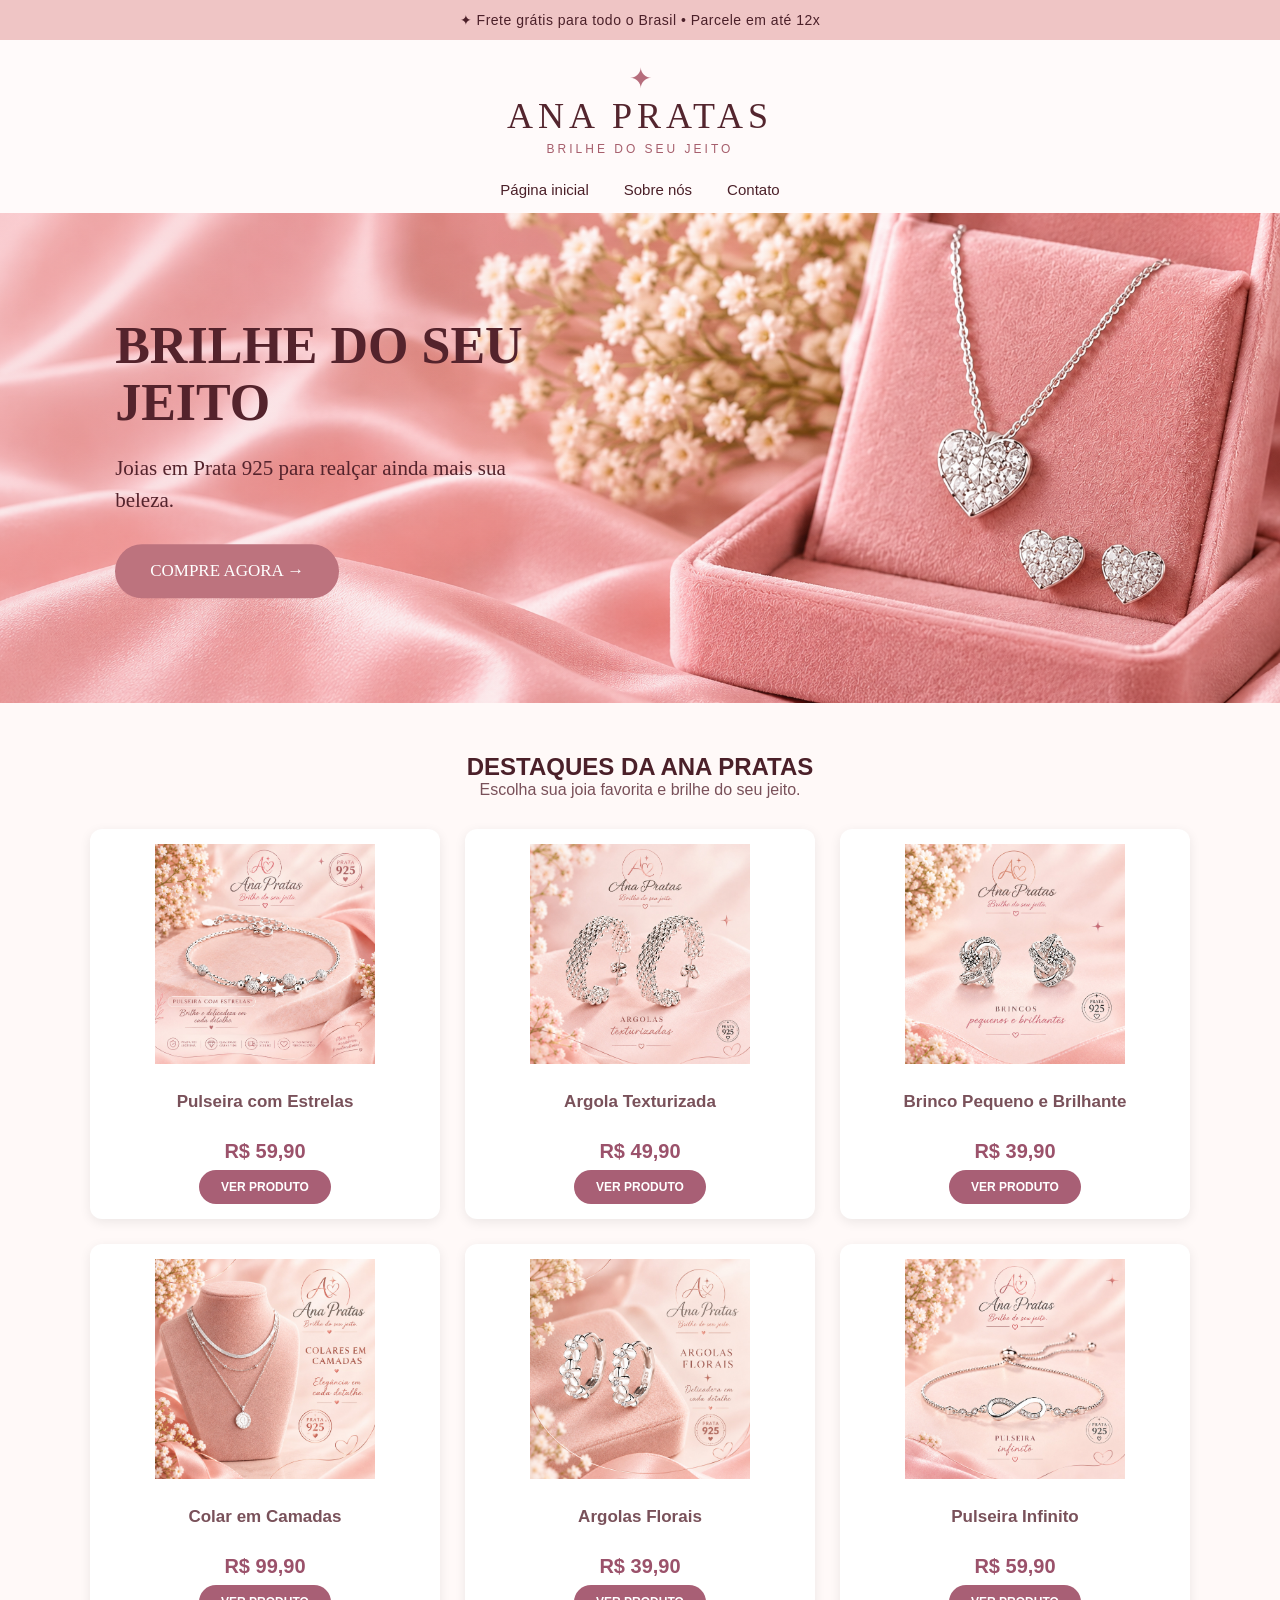
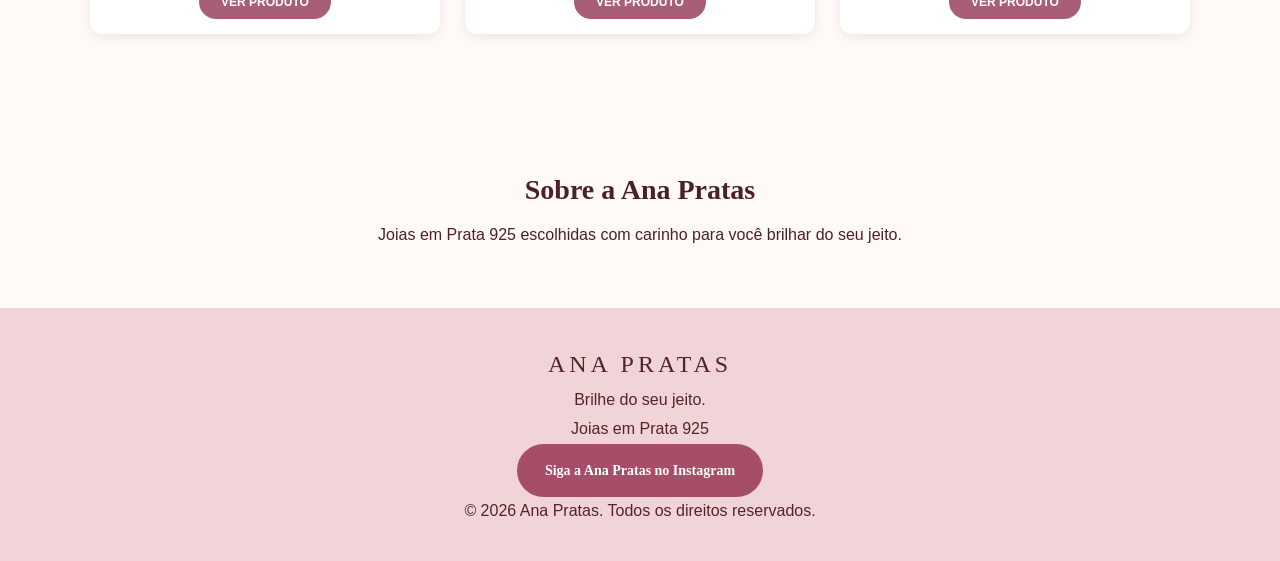
<file: index.html>
<!DOCTYPE html>
<html lang="pt-BR">
<head>
    <meta charset="UTF-8">
    <meta name="viewport" content="width=device-width, initial-scale=1.0">
    <title>Ana Pratas | Brilhe do seu jeito</title>
    <link rel="stylesheet" href="style.css">
</head>

<body>

    <div class="frete">
        ✦ Frete grátis para todo o Brasil • Parcele em até 12x
    </div>

    <header>
        <div class="logo">
            <span>✦</span>
            <h1>ANA PRATAS</h1>
            <p>BRILHE DO SEU JEITO</p>
        </div>

        <nav>
            <a href="#inicio">Página inicial</a>
        
            <a href="#sobre">Sobre nós</a>
            <a href="#contato">Contato</a>
        </nav>
    </header>

    <main>
        <section class="banner" id="inicio">
            <img src="imagens/banner.jpg" alt="Coleção Ana Pratas">
            <div class="banner-texto">
                <h2>BRILHE DO SEU JEITO</h2>
                <p>Joias em Prata 925 para realçar ainda mais sua beleza.</p>
                <a href="#categorias" class="botao">COMPRE AGORA →</a>
            </div>
        </section>

       

        
<section class="destaques" id="colecao">
    <h2>DESTAQUES DA ANA PRATAS</h2>
    <p class="subtitulo">Escolha sua joia favorita e brilhe do seu jeito.</p>

    <div class="lista-produtos">

        <article class="produto">
            <img src="imagens/pulseira-estrela.jpg" alt="Pulseira com estrelas">
            <h3>Pulseira com Estrelas</h3>
            <p class="preco">R$ 59,90</p>
            <a href="produto-pulseira-estrela.html" class="botao-produto">VER PRODUTO</a>
        </article>

        <article class="produto">
            <img src="imagens/argola-texturizada.jpg" alt="Argola texturizada">
            <h3>Argola Texturizada</h3>
            <p class="preco">R$ 49,90</p>
            <a href="produto-argola-texturizada.html" class="botao-produto">VER PRODUTO</a>
        </article>

        <article class="produto">
            <img src="imagens/brinco-brilhante.jpg" alt="Brincos pequenos e brilhantes">
            <h3>Brinco Pequeno e Brilhante</h3>
            <p class="preco">R$ 39,90</p>
            <a href="produto-brincos-pequenos.html" class="botao-produto">VER PRODUTO</a>
        </article>

        <article class="produto">
            <img src="imagens/colar-camadas.jpg" alt="Colar em camadas">
            <h3>Colar em Camadas</h3>
            <p class="preco">R$ 99,90</p>
            <a href="produto-colar-camadas.html" class="botao-produto">VER PRODUTO</a>
        </article>

        <article class="produto">
            <img src="imagens/argola-floral.jpg" alt="Argolas florais">
            <h3>Argolas Florais</h3>
            <p class="preco">R$ 39,90</p>
            <a href="produto-argolas-florais.html" class="botao-produto">VER PRODUTO</a>
        </article>

        <article class="produto">
            <img src="imagens/pulseira-infinito.jpg" alt="Pulseira infinito">
            <h3>Pulseira Infinito</h3>
            <p class="preco">R$ 59,90</p>
            <a href="produto-pulseira-infinito.html" class="botao-produto">VER PRODUTO</a>
        </article>

    </div>
</section>

        <section class="sobre" id="sobre">
            <h2>Sobre a Ana Pratas</h2>
            <p>Joias em Prata 925 escolhidas com carinho para você brilhar do seu jeito.</p>
        </section>
    </main>

    <footer id="contato">
    <h2>ANA PRATAS</h2>
    <p>Brilhe do seu jeito.</p>
    <p>Joias em Prata 925</p>

    <a class="botao instagram"
       href="https://www.instagram.com/anaprata_rj/"
       target="_blank">
        Siga a Ana Pratas no Instagram
    </a>

    <p>© 2026 Ana Pratas. Todos os direitos reservados.</p>
</footer>

</body>
</html>
</file>
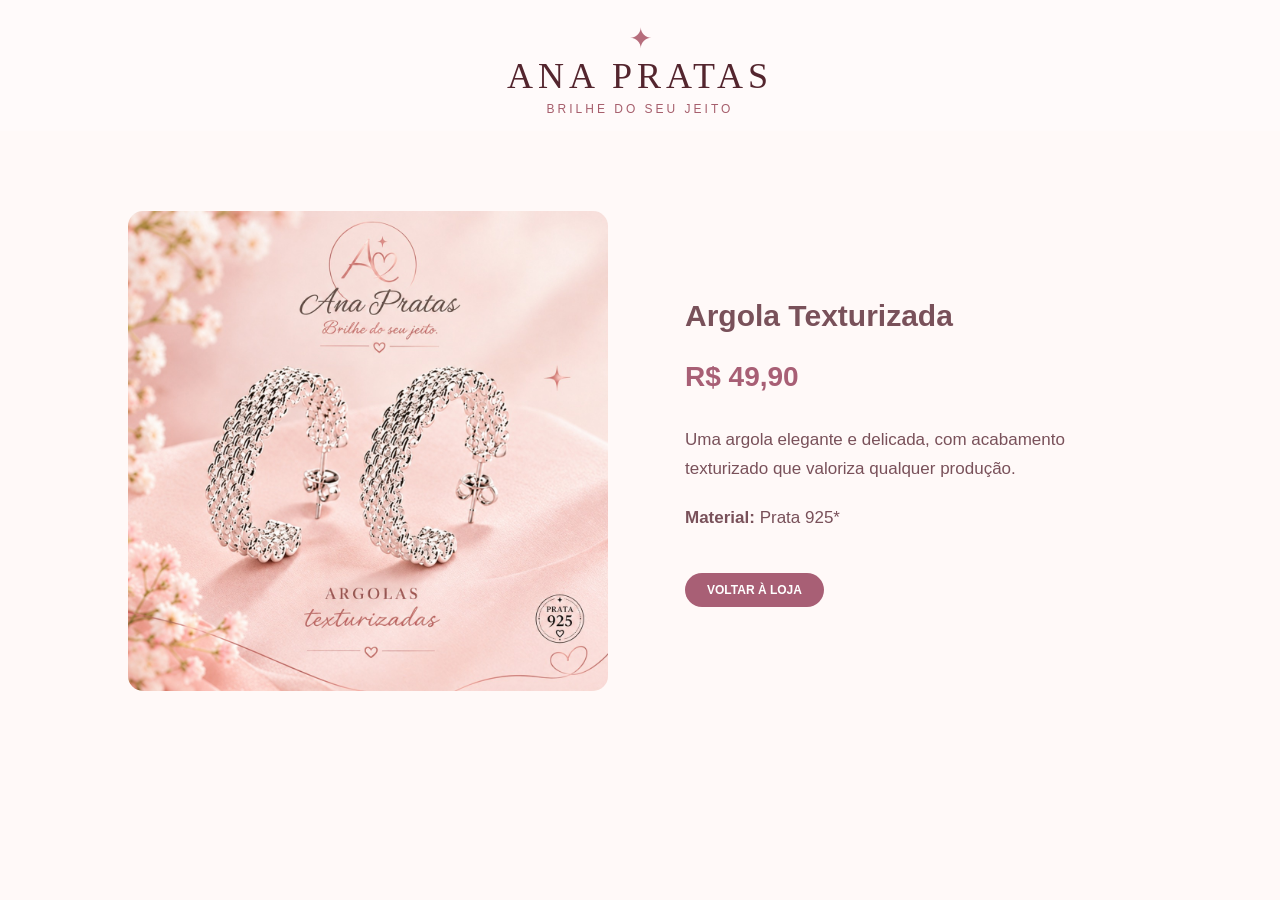
<file: produto-argola-texturizada.html>
<!DOCTYPE html>
<html lang="pt-BR">
<head>
    <meta charset="UTF-8">
    <meta name="viewport" content="width=device-width, initial-scale=1.0">
    <title>Argola Texturizada | Ana Pratas</title>
    <link rel="stylesheet" href="style.css">
</head>

<body>

    <header>
        <div class="logo">
            <span>✦</span>
            <h1>ANA PRATAS</h1>
            <p>BRILHE DO SEU JEITO</p>
        </div>
    </header>

    <main class="pagina-produto">

        <div class="foto-produto">
            <img src="imagens/argola-texturizada.jpg"
                 alt="Argola Texturizada">
        </div>

        <div class="detalhes-produto">
            <h2>Argola Texturizada</h2>

            <p class="preco">R$ 49,90</p>

            <p>
                Uma argola elegante e delicada,
                com acabamento texturizado que
                valoriza qualquer produção.
            </p>

            <p><strong>Material:</strong> Prata 925*</p>

            <a href="index.html" class="botao-produto">
                VOLTAR À LOJA
            </a>
        </div>

    </main>

</body>
</html>
</file>
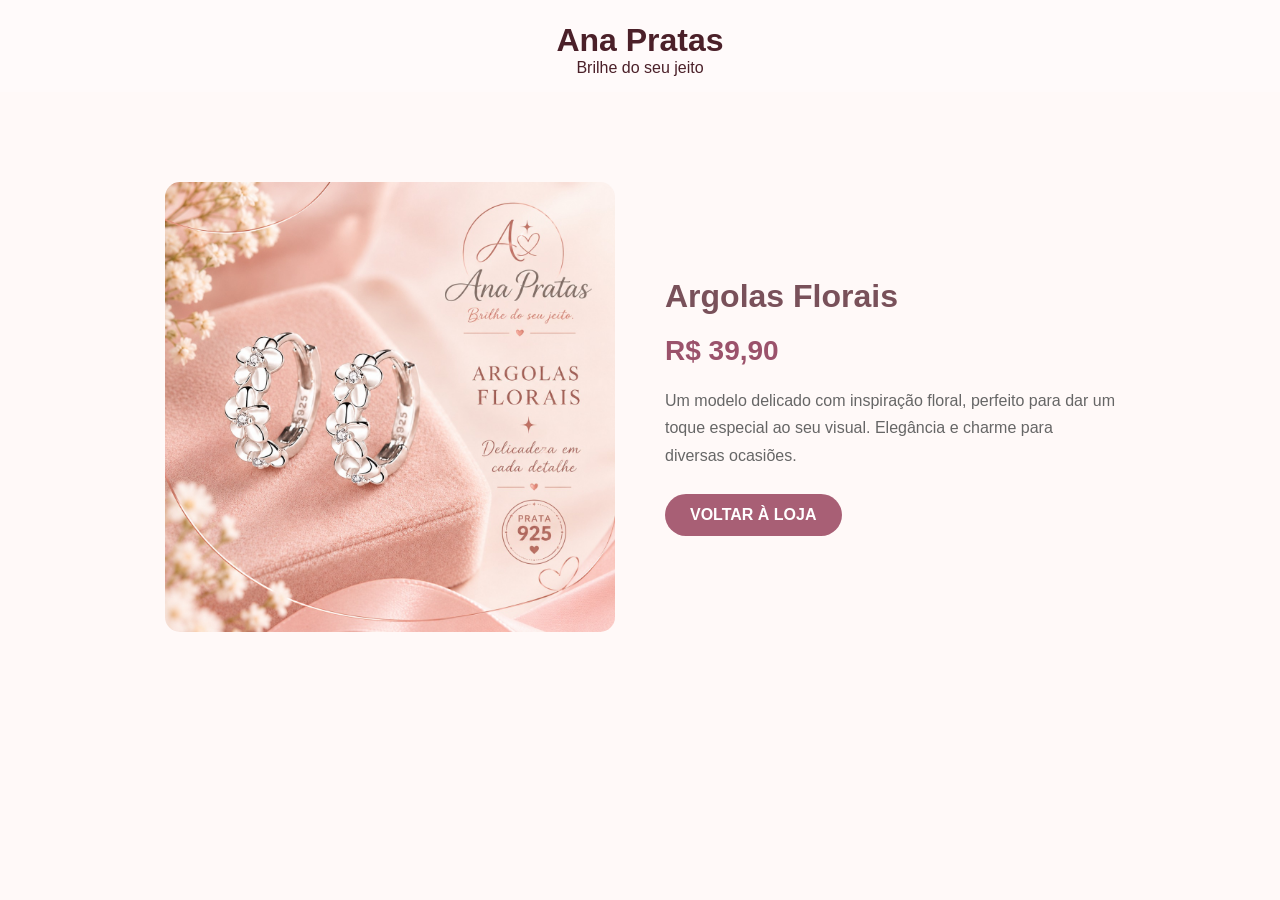
<file: produto-argolas-florais.html>
<!DOCTYPE html>
<html lang="pt-BR">
<head>
    <meta charset="UTF-8">
    <meta name="viewport" content="width=device-width, initial-scale=1.0">
    <title>Argolas Florais | Ana Pratas</title>

    <link rel="stylesheet" href="style.css">

    <style>
        .pagina-argolas {
            display: flex;
            align-items: center;
            justify-content: center;
            gap: 50px;
            max-width: 1100px;
            margin: 60px auto;
            padding: 30px;
        }

        .pagina-argolas img {
            width: 100%;
            max-width: 450px;
            max-height: 450px;
            object-fit: contain;
            border-radius: 15px;
        }

        .informacoes-argolas {
            max-width: 450px;
        }

        .informacoes-argolas h1 {
            color: #79515a;
            margin-bottom: 15px;
        }

        .preco-argolas {
            color: #9b526b;
            font-size: 28px;
            font-weight: bold;
            margin: 20px 0;
        }

        .descricao-argolas {
            color: #666;
            line-height: 1.7;
            margin-bottom: 25px;
        }

        .botao-voltar {
            display: inline-block;
            background: #a85f75;
            color: white;
            text-decoration: none;
            padding: 12px 25px;
            border-radius: 25px;
            font-weight: bold;
        }

        .botao-voltar:hover {
            background: #793d52;
        }

        @media (max-width: 700px) {
            .pagina-argolas {
                flex-direction: column;
                gap: 20px;
                margin: 25px auto;
                padding: 20px;
            }

            .pagina-argolas img {
                max-width: 100%;
                max-height: 350px;
            }
        }
    </style>
</head>

<body>

    <header>
        <h1>Ana Pratas</h1>
        <p>Brilhe do seu jeito</p>
    </header>

    <main class="pagina-argolas">

        <img
            src="imagens/argola-floral.jpg"
            alt="Argolas Florais"
        >

        <div class="informacoes-argolas">
            <h1>Argolas Florais</h1>

            <p class="preco-argolas">R$ 39,90</p>

            <p class="descricao-argolas">
                Um modelo delicado com inspiração floral,
                perfeito para dar um toque especial ao seu visual.
                Elegância e charme para diversas ocasiões.
            </p>

            <a href="index.html" class="botao-voltar">
                VOLTAR À LOJA
            </a>
        </div>

    </main>

</body>
</html>
</file>
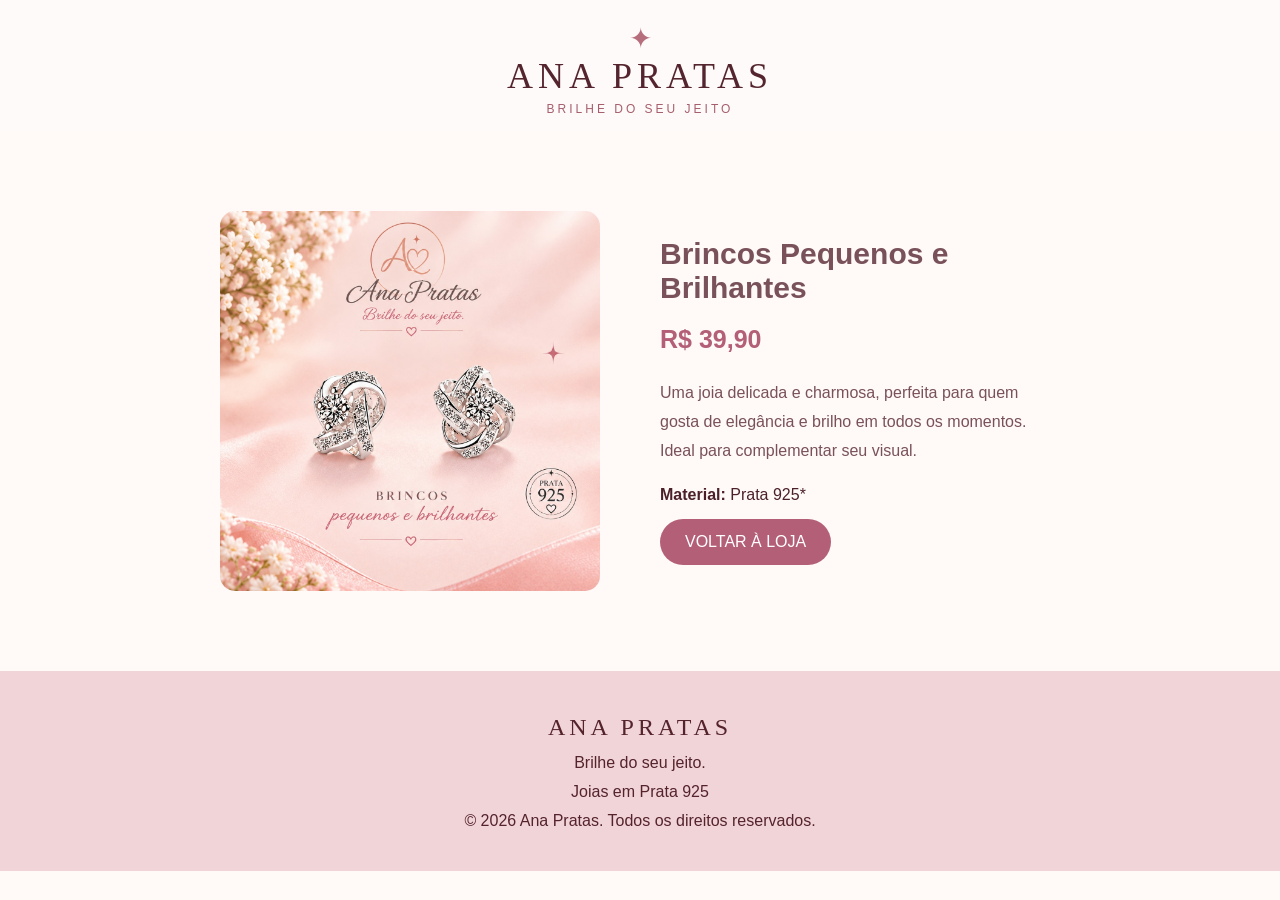
<file: produto-brincos-pequenos.html>
<!DOCTYPE html>
<html lang="pt-BR">
<head>
    <meta charset="UTF-8">
    <meta name="viewport" content="width=device-width, initial-scale=1.0">
    <title>Brincos Pequenos e Brilhantes | Ana Pratas</title>
    <link rel="stylesheet" href="style.css">

    <style>
        .pagina-produto {
            max-width: 1000px;
            margin: 60px auto;
            padding: 20px;
            display: flex;
            align-items: center;
            justify-content: center;
            gap: 60px;
        }

        .imagem-produto {
            width: 380px;
            max-width: 100%;
            border-radius: 15px;
        }

        .informacoes-produto {
            max-width: 400px;
        }

        .informacoes-produto h2 {
            color: #79515a;
            font-size: 30px;
            margin-bottom: 20px;
        }

        .preco-produto {
            color: #b45f78;
            font-size: 25px;
            font-weight: bold;
            margin-bottom: 25px;
        }

        .descricao-produto {
            color: #79515a;
            line-height: 1.8;
            margin-bottom: 20px;
        }

        .botao-voltar {
            display: inline-block;
            background: #b45f78;
            color: white;
            padding: 14px 25px;
            border-radius: 25px;
            text-decoration: none;
            margin-top: 15px;
        }

        @media (max-width: 700px) {
            .pagina-produto {
                flex-direction: column;
                gap: 25px;
                margin: 25px auto;
                text-align: center;
            }

            .imagem-produto {
                width: 100%;
                max-width: 380px;
            }
        }
    </style>
</head>

<body>

    <header>
        <div class="logo">
            <span>✦</span>
            <h1>ANA PRATAS</h1>
            <p>BRILHE DO SEU JEITO</p>
        </div>
    </header>

    <main>
        <section class="pagina-produto">

            <img
                src="imagens/brinco-brilhante.jpg"
                alt="Brincos Pequenos e Brilhantes"
                class="imagem-produto"
            >

            <div class="informacoes-produto">

                <h2>Brincos Pequenos e Brilhantes</h2>

                <p class="preco-produto">R$ 39,90</p>

                <p class="descricao-produto">
                    Uma joia delicada e charmosa, perfeita para quem
                    gosta de elegância e brilho em todos os momentos.
                    Ideal para complementar seu visual.
                </p>

                <p><strong>Material:</strong> Prata 925*</p>

                <a href="index.html" class="botao-voltar">
                    VOLTAR À LOJA
                </a>

            </div>

        </section>
    </main>

    <footer>
        <h2>ANA PRATAS</h2>
        <p>Brilhe do seu jeito.</p>
        <p>Joias em Prata 925</p>
        <p>© 2026 Ana Pratas. Todos os direitos reservados.</p>
    </footer>

</body>
</html>
</file>
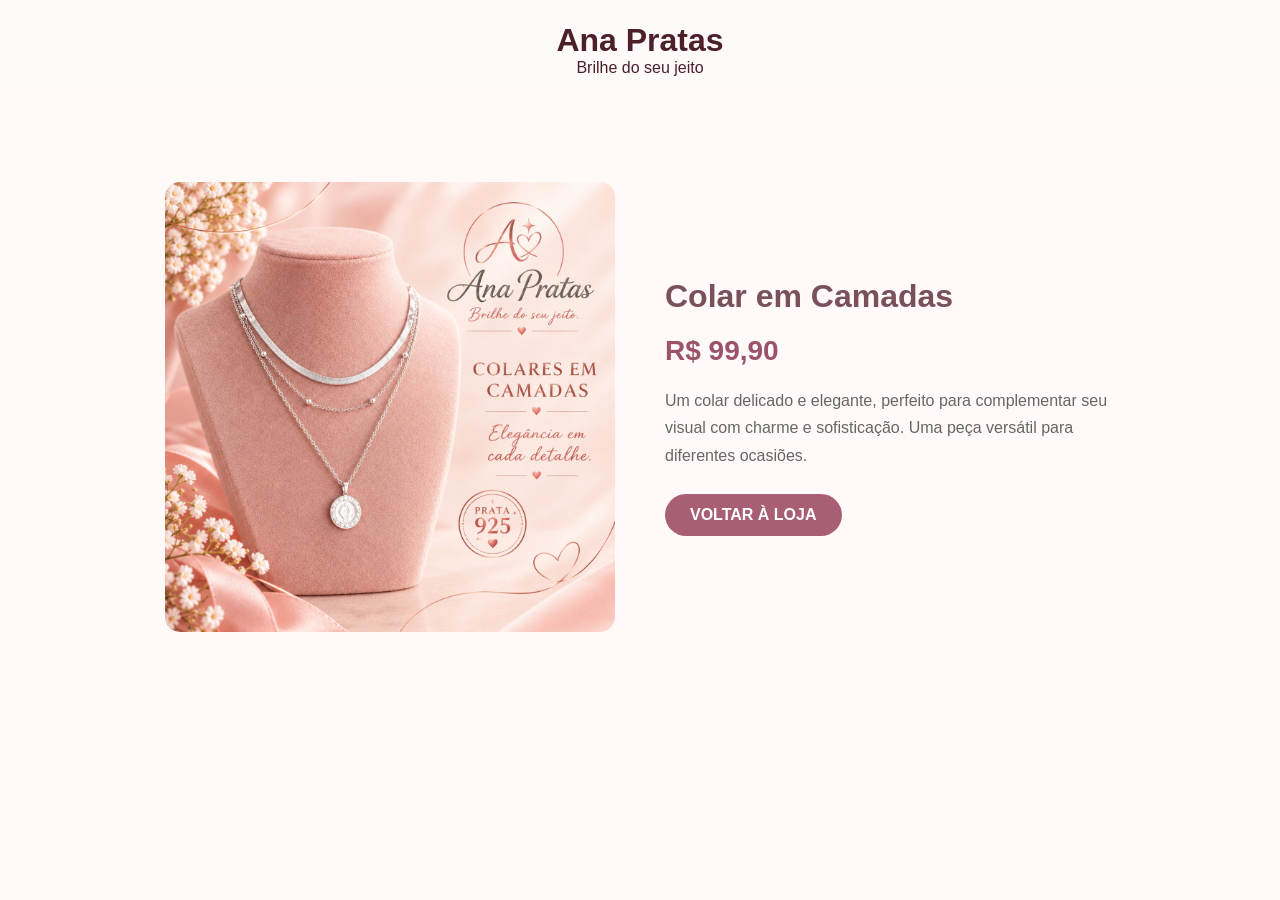
<file: produto-colar-camadas.html>
<!DOCTYPE html>
<html lang="pt-BR">
<head>
    <meta charset="UTF-8">
    <meta name="viewport" content="width=device-width, initial-scale=1.0">
    <title>Colar em Camadas | Ana Pratas</title>

    <link rel="stylesheet" href="style.css">

    <style>
        .pagina-colar {
            display: flex;
            align-items: center;
            justify-content: center;
            gap: 50px;
            max-width: 1100px;
            margin: 60px auto;
            padding: 30px;
        }

        .pagina-colar img {
            width: 100%;
            max-width: 450px;
            max-height: 450px;
            object-fit: contain;
            border-radius: 15px;
        }

        .informacoes-colar {
            max-width: 450px;
        }

        .informacoes-colar h1 {
            color: #79515a;
            margin-bottom: 15px;
        }

        .preco-colar {
            color: #9b526b;
            font-size: 28px;
            font-weight: bold;
            margin: 20px 0;
        }

        .descricao-colar {
            color: #666;
            line-height: 1.7;
            margin-bottom: 25px;
        }

        .botao-voltar {
            display: inline-block;
            background: #a85f75;
            color: white;
            text-decoration: none;
            padding: 12px 25px;
            border-radius: 25px;
            font-weight: bold;
        }

        .botao-voltar:hover {
            background: #793d52;
        }

        @media (max-width: 700px) {
            .pagina-colar {
                flex-direction: column;
                gap: 20px;
                margin: 25px auto;
                padding: 20px;
            }

            .pagina-colar img {
                max-width: 100%;
                max-height: 350px;
            }
        }
    </style>
</head>

<body>

    <header>
        <h1>Ana Pratas</h1>
        <p>Brilhe do seu jeito</p>
    </header>

    <main class="pagina-colar">

        <img
            src="imagens/colar-camadas.jpg"
            alt="Colar em Camadas"
        >

        <div class="informacoes-colar">
            <h1>Colar em Camadas</h1>

            <p class="preco-colar">R$ 99,90</p>

            <p class="descricao-colar">
                Um colar delicado e elegante, perfeito para
                complementar seu visual com charme e sofisticação.
                Uma peça versátil para diferentes ocasiões.
            </p>

            <a href="index.html" class="botao-voltar">
                VOLTAR À LOJA
            </a>
        </div>

    </main>

</body>
</html>
</file>
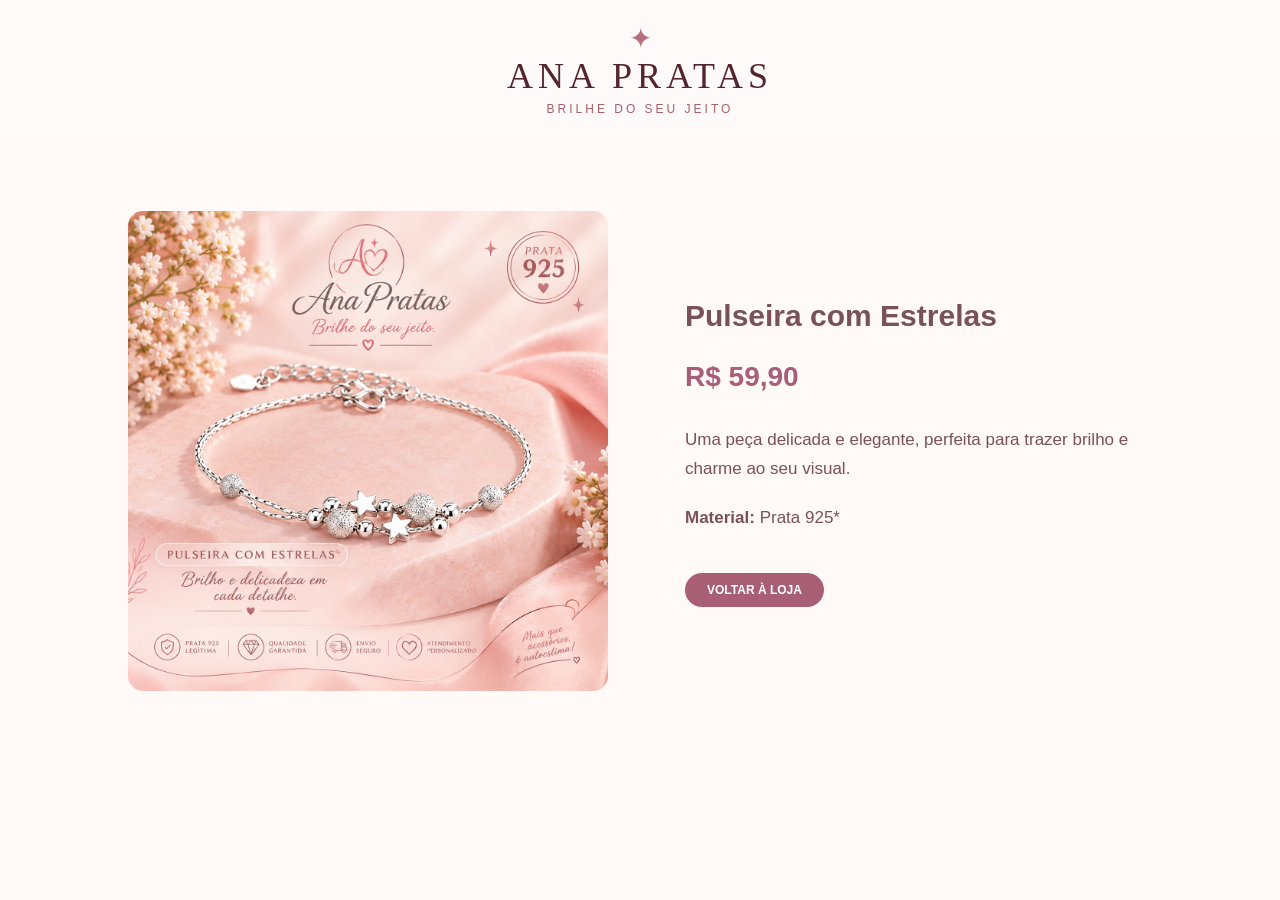
<file: produto-pulseira-estrela.html>
<!DOCTYPE html>
<html lang="pt-BR">
<head>
    <meta charset="UTF-8">
    <meta name="viewport" content="width=device-width, initial-scale=1.0">
    <title>Pulseira com Estrelas | Ana Pratas</title>
    <link rel="stylesheet" href="style.css">
</head>

<body>

    <header>
        <div class="logo">
            <span>✦</span>
            <h1>ANA PRATAS</h1>
            <p>BRILHE DO SEU JEITO</p>
        </div>
    </header>

    <main class="pagina-produto">

        <div class="foto-produto">
            <img src="imagens/pulseira-estrela.jpg"
                 alt="Pulseira com estrelas">
        </div>

        <div class="detalhes-produto">
            <h2>Pulseira com Estrelas</h2>

            <p class="preco">R$ 59,90</p>

            <p>
                Uma peça delicada e elegante,
                perfeita para trazer brilho e charme
                ao seu visual.
            </p>

            <p><strong>Material:</strong> Prata 925*</p>

            <a href="index.html" class="botao-produto">
                VOLTAR À LOJA
            </a>
        </div>

    </main>

</body>
</html>
</file>
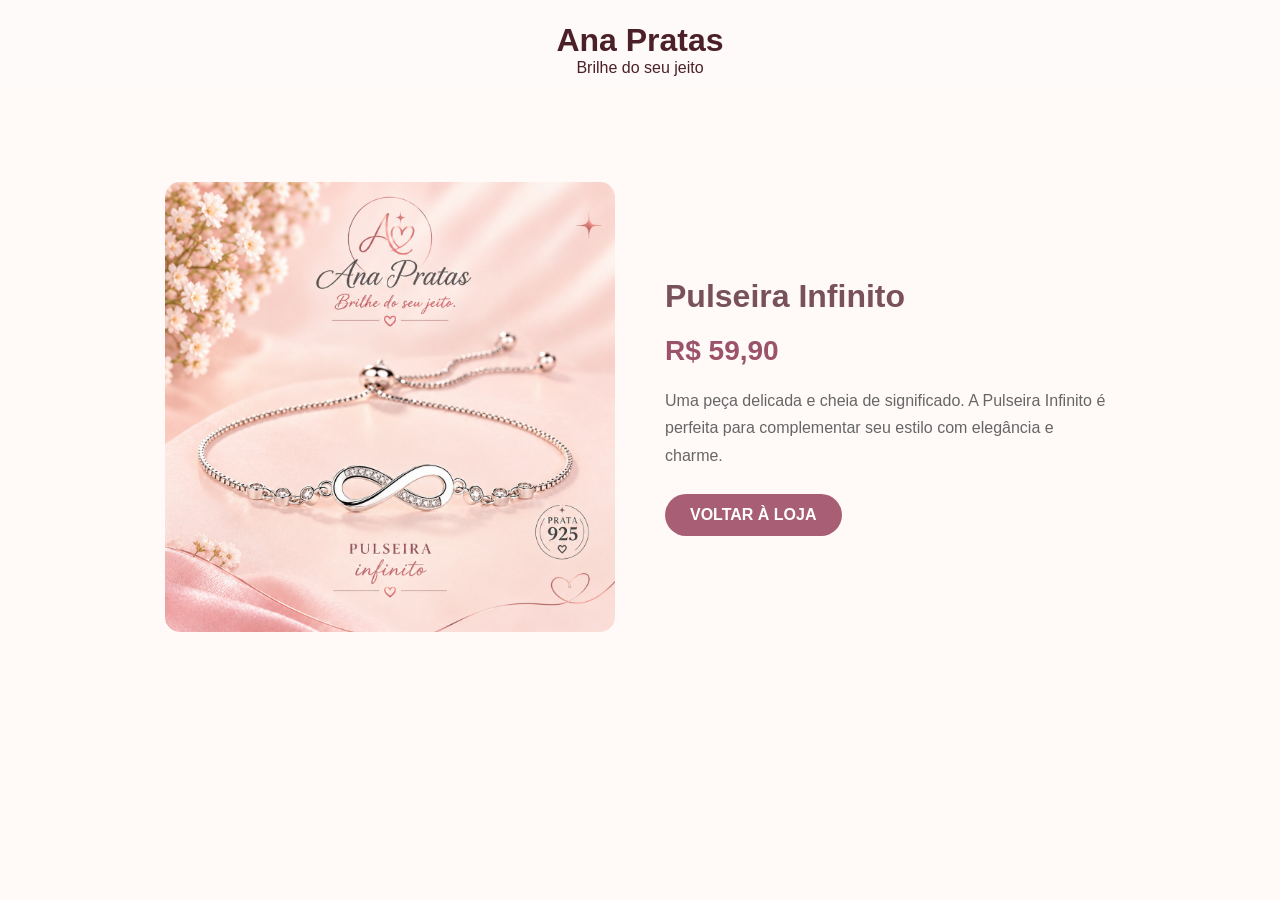
<file: produto-pulseira-infinito.html>
<!DOCTYPE html>
<html lang="pt-BR">
<head>
    <meta charset="UTF-8">
    <meta name="viewport" content="width=device-width, initial-scale=1.0">
    <title>Pulseira Infinito | Ana Pratas</title>

    <link rel="stylesheet" href="style.css">

    <style>
        .pagina-infinito {
            display: flex;
            align-items: center;
            justify-content: center;
            gap: 50px;
            max-width: 1100px;
            margin: 60px auto;
            padding: 30px;
        }

        .pagina-infinito img {
            width: 100%;
            max-width: 450px;
            max-height: 450px;
            object-fit: contain;
            border-radius: 15px;
        }

        .informacoes-infinito {
            max-width: 450px;
        }

        .informacoes-infinito h1 {
            color: #79515a;
            margin-bottom: 15px;
        }

        .preco-infinito {
            color: #9b526b;
            font-size: 28px;
            font-weight: bold;
            margin: 20px 0;
        }

        .descricao-infinito {
            color: #666;
            line-height: 1.7;
            margin-bottom: 25px;
        }

        .botao-voltar {
            display: inline-block;
            background: #a85f75;
            color: white;
            text-decoration: none;
            padding: 12px 25px;
            border-radius: 25px;
            font-weight: bold;
        }

        .botao-voltar:hover {
            background: #793d52;
        }

        @media (max-width: 700px) {
            .pagina-infinito {
                flex-direction: column;
                gap: 20px;
                margin: 25px auto;
                padding: 20px;
            }

            .pagina-infinito img {
                max-width: 100%;
                max-height: 350px;
            }
        }
    </style>
</head>

<body>

    <header>
        <h1>Ana Pratas</h1>
        <p>Brilhe do seu jeito</p>
    </header>

    <main class="pagina-infinito">

        <img
            src="imagens/pulseira-infinito.jpg"
            alt="Pulseira Infinito"
        >

        <div class="informacoes-infinito">
            <h1>Pulseira Infinito</h1>

            <p class="preco-infinito">R$ 59,90</p>

            <p class="descricao-infinito">
                Uma peça delicada e cheia de significado.
                A Pulseira Infinito é perfeita para complementar
                seu estilo com elegância e charme.
            </p>

            <a href="index.html" class="botao-voltar">
                VOLTAR À LOJA
            </a>
        </div>

    </main>

</body>
</html>
</file>
<file: style.css>
/* CONFIGURAÇÕES GERAIS */
* {
    margin: 0;
    padding: 0;
    box-sizing: border-box;
}

html {
    scroll-behavior: smooth;
}

body {
    font-family: Arial, sans-serif;
    background-color: #fff9f8;
    color: #4b2029;
}

/* FAIXA DE FRETE */
.frete {
    background-color: #efc5c5;
    color: #4b2029;
    text-align: center;
    padding: 12px;
    font-size: 14px;
    letter-spacing: 0.5px;
}

/* CABEÇALHO */
header {
    background-color: #fffafa;
    padding: 22px 20px 15px;
    text-align: center;
}

.logo span {
    display: block;
    color: #b66d7c;
    font-size: 28px;
}

.logo h1 {
    font-family: Georgia, serif;
    font-size: 36px;
    font-weight: normal;
    letter-spacing: 5px;
    color: #54252e;
}

.logo p {
    font-size: 12px;
    letter-spacing: 3px;
    margin-top: 5px;
    color: #a65e6c;
}

/* MENU */
nav {
    display: flex;
    justify-content: center;
    flex-wrap: wrap;
    gap: 35px;
    margin-top: 25px;
}

nav a {
    text-decoration: none;
    color: #4b2029;
    font-size: 15px;
    transition: 0.3s;
}

nav a:hover {
    color: #c47784;
}

/* BANNER PRINCIPAL */
.banner {
    position: relative;
    width: 100%;
    height: 490px;
    overflow: hidden;
    background-color: #e9bfc4;
}

.banner img {
    width: 100%;
    height: 100%;
    object-fit: cover;
    display: block;
}

.banner::after {
    content: "";
    position: absolute;
    inset: 0;
    background: linear-gradient(
        90deg,
        rgba(239, 190, 195, 0.25),
        transparent 75%
    );
}

.banner-texto {
    position: absolute;
    z-index: 2;
    top: 50%;
    left: 9%;
    transform: translateY(-50%);
    max-width: 430px;
}

.banner-texto h2 {
    font-family: Georgia, serif;
    font-size: 52px;
    line-height: 1.1;
    color: #54232c;
    margin-bottom: 22px;
}

.banner-texto p {
    font-family: Georgia, serif;
    font-size: 21px;
    line-height: 1.5;
    color: #54232c;
    margin-bottom: 28px;
}

.botao {
    display: inline-block;
    background-color: #bd737e;
    color: white;
    padding: 17px 35px;
    border-radius: 35px;
    text-decoration: none;
    font-family: Georgia, serif;
    font-size: 17px;
    transition: 0.3s;
}

.botao:hover {
    background-color: #8e4d5b;
    transform: translateY(-2px);
}

/* CATEGORIAS */
.categorias {
    padding: 45px 5%;
    text-align: center;
}

.categorias h2,
.colecao h2 {
    font-family: Georgia, serif;
    font-size: 25px;
    font-weight: normal;
    letter-spacing: 5px;
    margin-bottom: 30px;
    color: #54232c;
}

.grade-categorias {
    display: grid;
    grid-template-columns: repeat(4, 1fr);
    gap: 20px;
    max-width: 1250px;
    margin: auto;
}

.categoria {
    position: relative;
    display: block;
    height: 260px;
    overflow: hidden;
    border-radius: 10px;
    text-decoration: none;
}

.categoria img {
    width: 100%;
    height: 100%;
    object-fit: cover;
    transition: transform 0.4s;
}

.categoria:hover img {
    transform: scale(1.06);
}

.categoria span {
    position: absolute;
    bottom: 15px;
    left: 50%;
    transform: translateX(-50%);
    background-color: rgba(255, 218, 221, 0.95);
    color: #54232c;
    padding: 10px 25px;
    border-radius: 25px;
    min-width: 65%;
    font-family: Georgia, serif;
    font-size: 18px;
}

/* COLEÇÃO */
.colecao {
    background-color: #f9e9e9;
    text-align: center;
    padding: 65px 20px;
}

.colecao p {
    font-size: 17px;
}

/* SOBRE */
.sobre {
    text-align: center;
    padding: 60px 20px;
}

.sobre h2 {
    font-family: Georgia, serif;
    font-size: 28px;
    margin-bottom: 15px;
}

.sobre p {
    font-size: 16px;
    line-height: 1.7;
}

/* RODAPÉ */
footer {
    background-color: #f1d4d7;
    text-align: center;
    padding: 35px 20px;
    color: #54232c;
    line-height: 1.8;
}

footer h2 {
    font-family: Georgia, serif;
    letter-spacing: 4px;
    font-weight: normal;
}

/* CELULAR E TABLET */
@media (max-width: 768px) {
    .logo h1 {
        font-size: 28px;
    }

    nav {
        gap: 15px;
    }

    nav a {
        font-size: 13px;
    }

    .banner {
        height: 420px;
    }

    .banner-texto {
        left: 6%;
        right: 6%;
        max-width: 85%;
    }

    .banner-texto h2 {
        font-size: 36px;
    }

    .banner-texto p {
        font-size: 17px;
    }

    .grade-categorias {
        grid-template-columns: repeat(2, 1fr);
        gap: 12px;
    }

    .categoria {
        height: 210px;
    }

    .categorias h2 {
        font-size: 20px;
        letter-spacing: 3px;
    }
}

@media (max-width: 420px) {
    .banner {
        height: 350px;
    }

    .banner-texto h2 {
        font-size: 30px;
    }

    .categoria {
        height: 165px;
    }

    .categoria span {
        font-size: 14px;
        padding: 8px 15px;
    }
}
.subtitulo {
    color: #79515a;
    margin-bottom: 20px;
    font-size: 16px;
}

.produto .botao {
    font-size: 13px;
    padding: 12px 20px;
}
.instagram {
    display: inline-block;
    background: #a64d68;
    color: white;
    text-decoration: none;
    padding: 14px 28px;
    border-radius: 30px;
    font-size: 14px;
    font-weight: bold;
    transition: 0.3s;
}

.instagram:hover {
    background: #80364e;
    transform: translateY(-3px);
}
/* Vitrine de produtos */
.destaques {
    text-align: center;
    padding: 50px 20px;
}

.lista-produtos {
    display: grid;
    grid-template-columns: repeat(3, 1fr);
    gap: 25px;
    max-width: 1100px;
    margin: 30px auto;
}

.produto {
    background: #fff;
    border-radius: 12px;
    padding: 15px;
    box-shadow: 0 3px 12px rgba(0, 0, 0, 0.08);
    text-align: center;
    overflow: hidden;
}

.produto img {
    width: 100%;
    height: 220px;
    object-fit: contain;
    border-radius: 8px;
}

.produto h3 {
    color: #79515a;
    font-size: 17px;
    margin: 12px 0;
}

.produto .preco {
    color: #9b526b;
    font-size: 20px;
    font-weight: bold;
}

/* Ajuste para celulares */
@media (max-width: 700px) {
    .lista-produtos {
        grid-template-columns: repeat(2, 1fr);
        gap: 12px;
    }

    .produto img {
        height: 150px;
    }
}
.botao-produto {
    display: inline-block;
    background: #a85f75;
    color: white;
    text-decoration: none;
    padding: 10px 22px;
    border-radius: 25px;
    font-size: 12px;
    font-weight: bold;
    margin-top: 8px;
    transition: 0.3s;
}

.botao-produto:hover {
    background: #793d52;
    transform: translateY(-2px);
}

/* Página individual dos produtos */

.pagina-produto {
    display: grid;
    grid-template-columns: 1fr 1fr;
    align-items: center;
    gap: 50px;
    max-width: 1100px;
    margin: 50px auto;
    padding: 30px;
}

.foto-produto {
    text-align: center;
}

.foto-produto img {
    width: 100%;
    max-width: 480px;
    max-height: 480px;
    object-fit: contain;
    border-radius: 15px;
}

.detalhes-produto {
    padding: 20px;
}

.detalhes-produto h2 {
    color: #79515a;
    font-size: 30px;
    margin-bottom: 20px;
}

.detalhes-produto .preco {
    color: #a85f75;
    font-size: 28px;
    font-weight: bold;
    margin-bottom: 25px;
}

.detalhes-produto p {
    color: #79515a;
    font-size: 17px;
    line-height: 1.7;
    margin-bottom: 20px;
}

.detalhes-produto .botao-produto {
    margin-top: 20px;
}

/* Versão para celular */
@media (max-width: 700px) {
    .pagina-produto {
        grid-template-columns: 1fr;
        gap: 20px;
        margin: 20px auto;
        padding: 15px;
    }

    .foto-produto img {
        max-height: 350px;
    }

    .detalhes-produto h2 {
        font-size: 24px;
    }
}

/* Alinhamento dos produtos e botões */
.produto {
    display: flex;
    flex-direction: column;
    height: 100%;
}

.produto h3 {
    min-height: 52px;
    display: flex;
    align-items: center;
    justify-content: center;
}

.produto .preco {
    min-height: 30px;
}

.produto .botao-produto {
    margin-top: auto;
    align-self: center;
}
</file>
